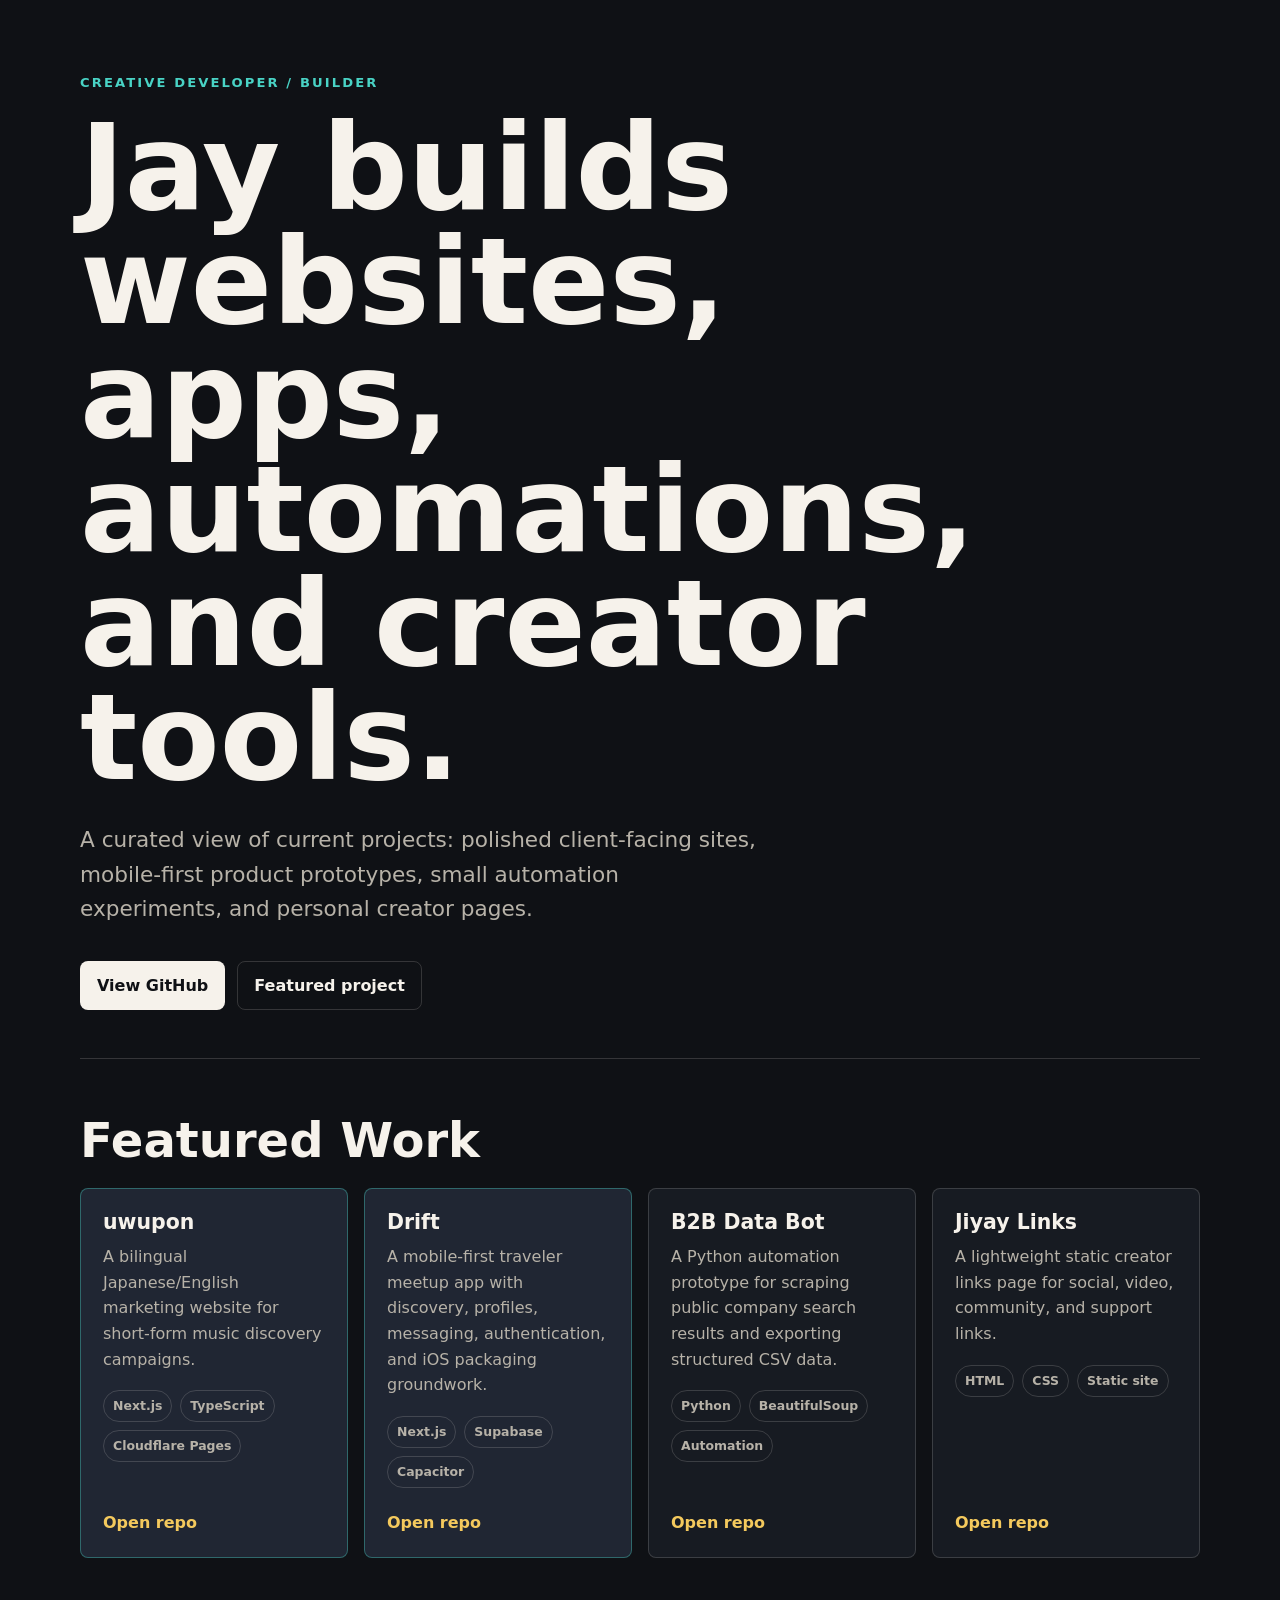
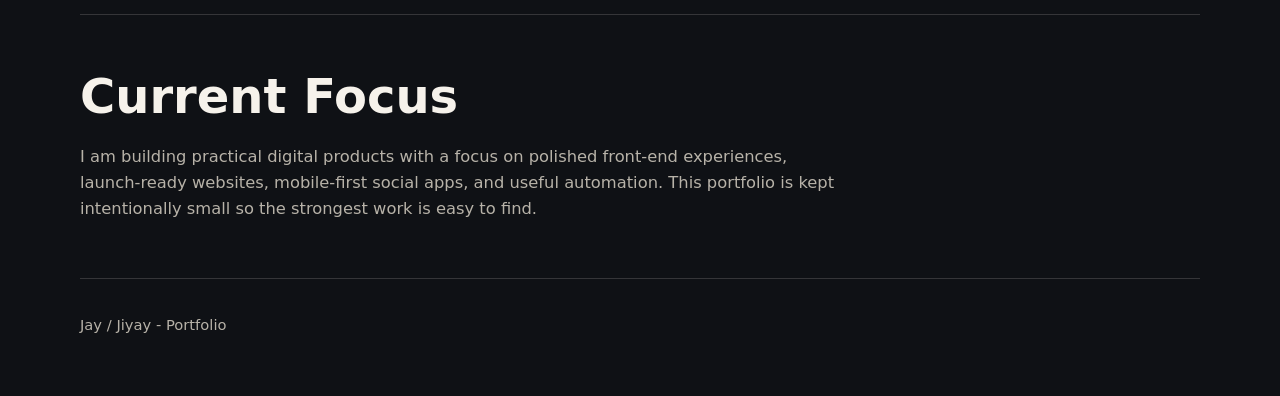
<file: index.html>
<!DOCTYPE html>
<html lang="en">
<head>
  <meta charset="UTF-8" />
  <meta name="viewport" content="width=device-width, initial-scale=1.0" />
  <title>Jay / Jiyay - Creative Developer Portfolio</title>
  <meta name="description" content="Portfolio for Jay / Jiyay: websites, apps, automation prototypes, and creator projects." />
  <style>
    :root {
      --bg: #0f1115;
      --panel: #171b22;
      --panel-soft: #202633;
      --text: #f6f2eb;
      --muted: #b7b2a8;
      --line: rgba(246, 242, 235, 0.16);
      --accent: #49d3c5;
      --accent-2: #f4c95d;
    }

    * {
      box-sizing: border-box;
    }

    body {
      margin: 0;
      font-family: Inter, ui-sans-serif, system-ui, -apple-system, BlinkMacSystemFont, "Segoe UI", sans-serif;
      background: var(--bg);
      color: var(--text);
      line-height: 1.6;
    }

    a {
      color: inherit;
    }

    header,
    section,
    footer {
      width: min(1120px, calc(100% - 40px));
      margin: 0 auto;
    }

    header {
      min-height: 74vh;
      display: grid;
      align-content: center;
      padding: 72px 0 48px;
      border-bottom: 1px solid var(--line);
    }

    .eyebrow {
      margin: 0 0 18px;
      color: var(--accent);
      font-size: 0.82rem;
      font-weight: 800;
      letter-spacing: 0.16em;
      text-transform: uppercase;
    }

    h1 {
      max-width: 850px;
      margin: 0;
      font-size: clamp(3.2rem, 10vw, 7.5rem);
      line-height: 0.95;
      letter-spacing: 0;
    }

    .intro {
      max-width: 680px;
      margin: 28px 0 0;
      color: var(--muted);
      font-size: clamp(1.05rem, 2.3vw, 1.35rem);
    }

    .actions {
      display: flex;
      flex-wrap: wrap;
      gap: 12px;
      margin-top: 34px;
    }

    .button {
      display: inline-flex;
      align-items: center;
      min-height: 46px;
      padding: 11px 16px;
      border: 1px solid var(--line);
      border-radius: 8px;
      text-decoration: none;
      font-weight: 800;
      background: var(--text);
      color: var(--bg);
    }

    .button.secondary {
      background: transparent;
      color: var(--text);
    }

    section {
      padding: 56px 0;
      border-bottom: 1px solid var(--line);
    }

    h2 {
      margin: 0 0 22px;
      font-size: clamp(1.8rem, 4vw, 3rem);
      line-height: 1.05;
      letter-spacing: 0;
    }

    .grid {
      display: grid;
      grid-template-columns: repeat(auto-fit, minmax(260px, 1fr));
      gap: 16px;
    }

    .card {
      min-height: 260px;
      display: flex;
      flex-direction: column;
      justify-content: space-between;
      gap: 22px;
      padding: 22px;
      border: 1px solid var(--line);
      border-radius: 8px;
      background: var(--panel);
    }

    .card.featured {
      background: var(--panel-soft);
      border-color: rgba(73, 211, 197, 0.38);
    }

    .card h3 {
      margin: 0 0 10px;
      font-size: 1.28rem;
      line-height: 1.15;
    }

    .card p {
      margin: 0;
      color: var(--muted);
    }

    .meta {
      display: flex;
      flex-wrap: wrap;
      gap: 8px;
      margin-top: 18px;
    }

    .tag {
      border: 1px solid var(--line);
      border-radius: 999px;
      padding: 5px 9px;
      color: var(--muted);
      font-size: 0.78rem;
      font-weight: 700;
    }

    .card a {
      text-decoration: none;
      color: var(--accent-2);
      font-weight: 800;
    }

    .note {
      max-width: 760px;
      margin: 0;
      color: var(--muted);
      font-size: 1.02rem;
    }

    footer {
      padding: 34px 0 60px;
      color: var(--muted);
      font-size: 0.92rem;
    }
  </style>
</head>
<body>
  <header>
    <p class="eyebrow">Creative developer / builder</p>
    <h1>Jay builds websites, apps, automations, and creator tools.</h1>
    <p class="intro">A curated view of current projects: polished client-facing sites, mobile-first product prototypes, small automation experiments, and personal creator pages.</p>
    <div class="actions">
      <a class="button" href="https://github.com/sabochico">View GitHub</a>
      <a class="button secondary" href="https://github.com/sabochico/uwupon">Featured project</a>
    </div>
  </header>

  <section id="projects">
    <h2>Featured Work</h2>
    <div class="grid">
      <article class="card featured">
        <div>
          <h3>uwupon</h3>
          <p>A bilingual Japanese/English marketing website for short-form music discovery campaigns.</p>
          <div class="meta">
            <span class="tag">Next.js</span>
            <span class="tag">TypeScript</span>
            <span class="tag">Cloudflare Pages</span>
          </div>
        </div>
        <a href="https://github.com/sabochico/uwupon">Open repo</a>
      </article>

      <article class="card featured">
        <div>
          <h3>Drift</h3>
          <p>A mobile-first traveler meetup app with discovery, profiles, messaging, authentication, and iOS packaging groundwork.</p>
          <div class="meta">
            <span class="tag">Next.js</span>
            <span class="tag">Supabase</span>
            <span class="tag">Capacitor</span>
          </div>
        </div>
        <a href="https://github.com/sabochico/v0-traveler-meetup-app">Open repo</a>
      </article>

      <article class="card">
        <div>
          <h3>B2B Data Bot</h3>
          <p>A Python automation prototype for scraping public company search results and exporting structured CSV data.</p>
          <div class="meta">
            <span class="tag">Python</span>
            <span class="tag">BeautifulSoup</span>
            <span class="tag">Automation</span>
          </div>
        </div>
        <a href="https://github.com/sabochico/b2b-data-bot">Open repo</a>
      </article>

      <article class="card">
        <div>
          <h3>Jiyay Links</h3>
          <p>A lightweight static creator links page for social, video, community, and support links.</p>
          <div class="meta">
            <span class="tag">HTML</span>
            <span class="tag">CSS</span>
            <span class="tag">Static site</span>
          </div>
        </div>
        <a href="https://github.com/sabochico/linktree">Open repo</a>
      </article>
    </div>
  </section>

  <section id="focus">
    <h2>Current Focus</h2>
    <p class="note">I am building practical digital products with a focus on polished front-end experiences, launch-ready websites, mobile-first social apps, and useful automation. This portfolio is kept intentionally small so the strongest work is easy to find.</p>
  </section>

  <footer>
    <span>Jay / Jiyay - Portfolio</span>
  </footer>
</body>
</html>
</file>
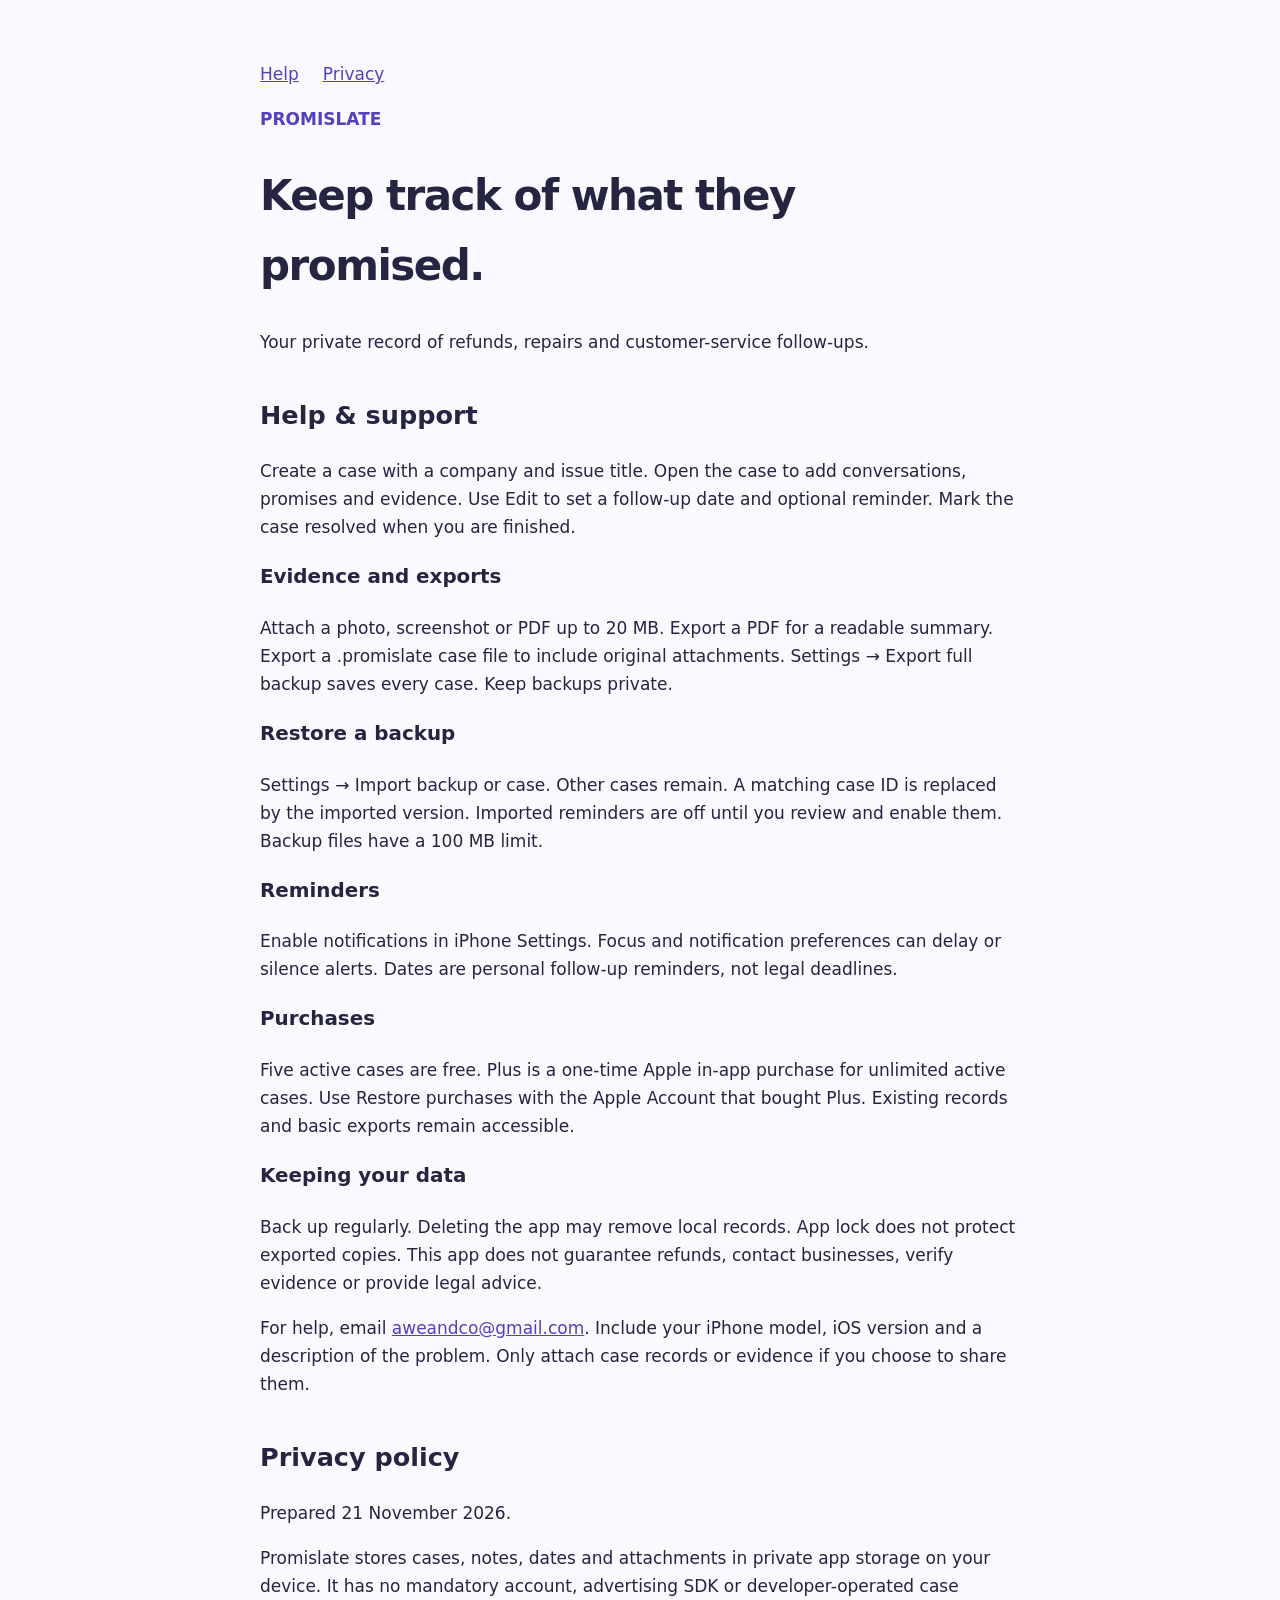
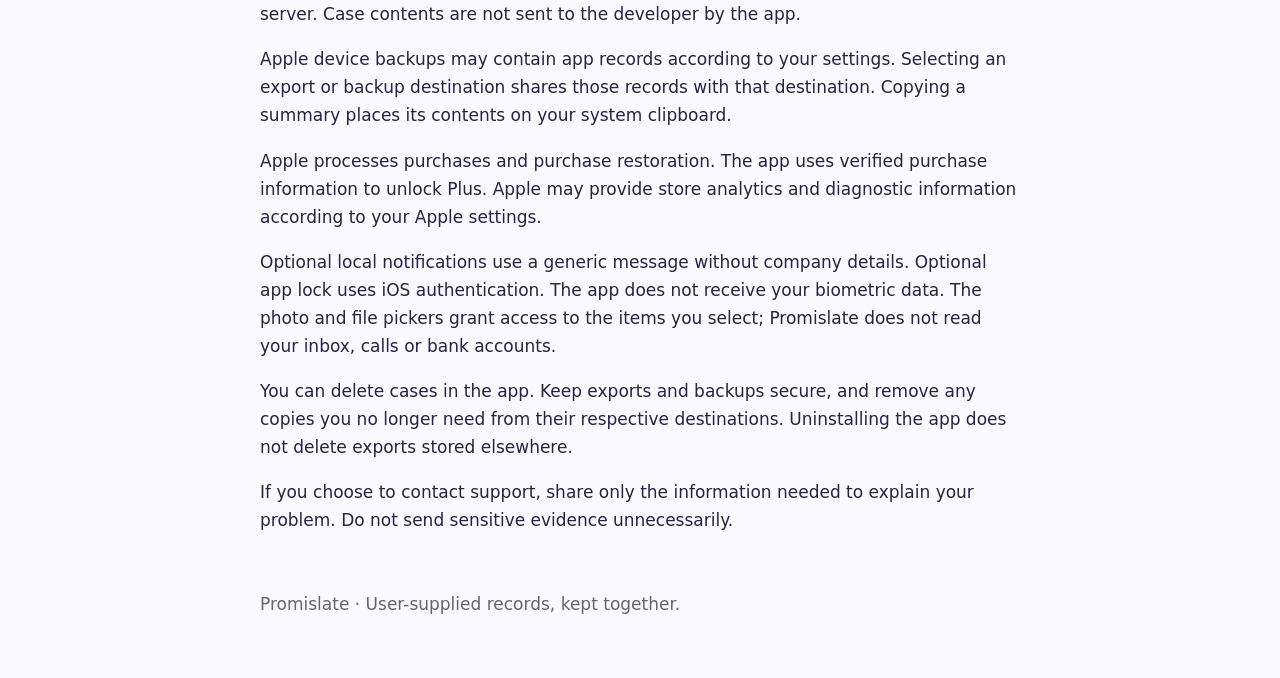
<file: promislate/index.html>
<!doctype html>
<html lang="en"><meta charset="utf-8"><meta name="viewport" content="width=device-width,initial-scale=1"><title>Promislate — Help & privacy</title>
<style>body{font:17px/1.65 system-ui,sans-serif;color:#252441;background:#faf9ff;max-width:760px;margin:60px auto;padding:0 24px}h1{font-size:42px;letter-spacing:-1.5px}h2{margin-top:38px}a{color:#5142bb}nav{display:flex;gap:24px}.tag{color:#5142bb;font-weight:650}footer{margin-top:56px;color:#666}</style>
<nav><a href="#support">Help</a><a href="#privacy">Privacy</a></nav>
<p class="tag">PROMISLATE</p><h1>Keep track of what they promised.</h1>
<p>Your private record of refunds, repairs and customer-service follow-ups.</p>
<section id="support"><h2>Help & support</h2>
<p>Create a case with a company and issue title. Open the case to add conversations, promises and evidence. Use Edit to set a follow-up date and optional reminder. Mark the case resolved when you are finished.</p>
<h3>Evidence and exports</h3><p>Attach a photo, screenshot or PDF up to 20 MB. Export a PDF for a readable summary. Export a .promislate case file to include original attachments. Settings → Export full backup saves every case. Keep backups private.</p>
<h3>Restore a backup</h3><p>Settings → Import backup or case. Other cases remain. A matching case ID is replaced by the imported version. Imported reminders are off until you review and enable them. Backup files have a 100 MB limit.</p>
<h3>Reminders</h3><p>Enable notifications in iPhone Settings. Focus and notification preferences can delay or silence alerts. Dates are personal follow-up reminders, not legal deadlines.</p>
<h3>Purchases</h3><p>Five active cases are free. Plus is a one-time Apple in-app purchase for unlimited active cases. Use Restore purchases with the Apple Account that bought Plus. Existing records and basic exports remain accessible.</p>
<h3>Keeping your data</h3><p>Back up regularly. Deleting the app may remove local records. App lock does not protect exported copies. This app does not guarantee refunds, contact businesses, verify evidence or provide legal advice.</p>
<p>For help, email <a href="mailto:aweandco@gmail.com">aweandco@gmail.com</a>. Include your iPhone model, iOS version and a description of the problem. Only attach case records or evidence if you choose to share them.</p></section>
<section id="privacy"><h2>Privacy policy</h2><p>Prepared 21 November 2026.</p>
<p>Promislate stores cases, notes, dates and attachments in private app storage on your device. It has no mandatory account, advertising SDK or developer-operated case server. Case contents are not sent to the developer by the app.</p>
<p>Apple device backups may contain app records according to your settings. Selecting an export or backup destination shares those records with that destination. Copying a summary places its contents on your system clipboard.</p>
<p>Apple processes purchases and purchase restoration. The app uses verified purchase information to unlock Plus. Apple may provide store analytics and diagnostic information according to your Apple settings.</p>
<p>Optional local notifications use a generic message without company details. Optional app lock uses iOS authentication. The app does not receive your biometric data. The photo and file pickers grant access to the items you select; Promislate does not read your inbox, calls or bank accounts.</p>
<p>You can delete cases in the app. Keep exports and backups secure, and remove any copies you no longer need from their respective destinations. Uninstalling the app does not delete exports stored elsewhere.</p>
<p>If you choose to contact support, share only the information needed to explain your problem. Do not send sensitive evidence unnecessarily.</p></section>
<footer>Promislate · User-supplied records, kept together.</footer></html>
</file>
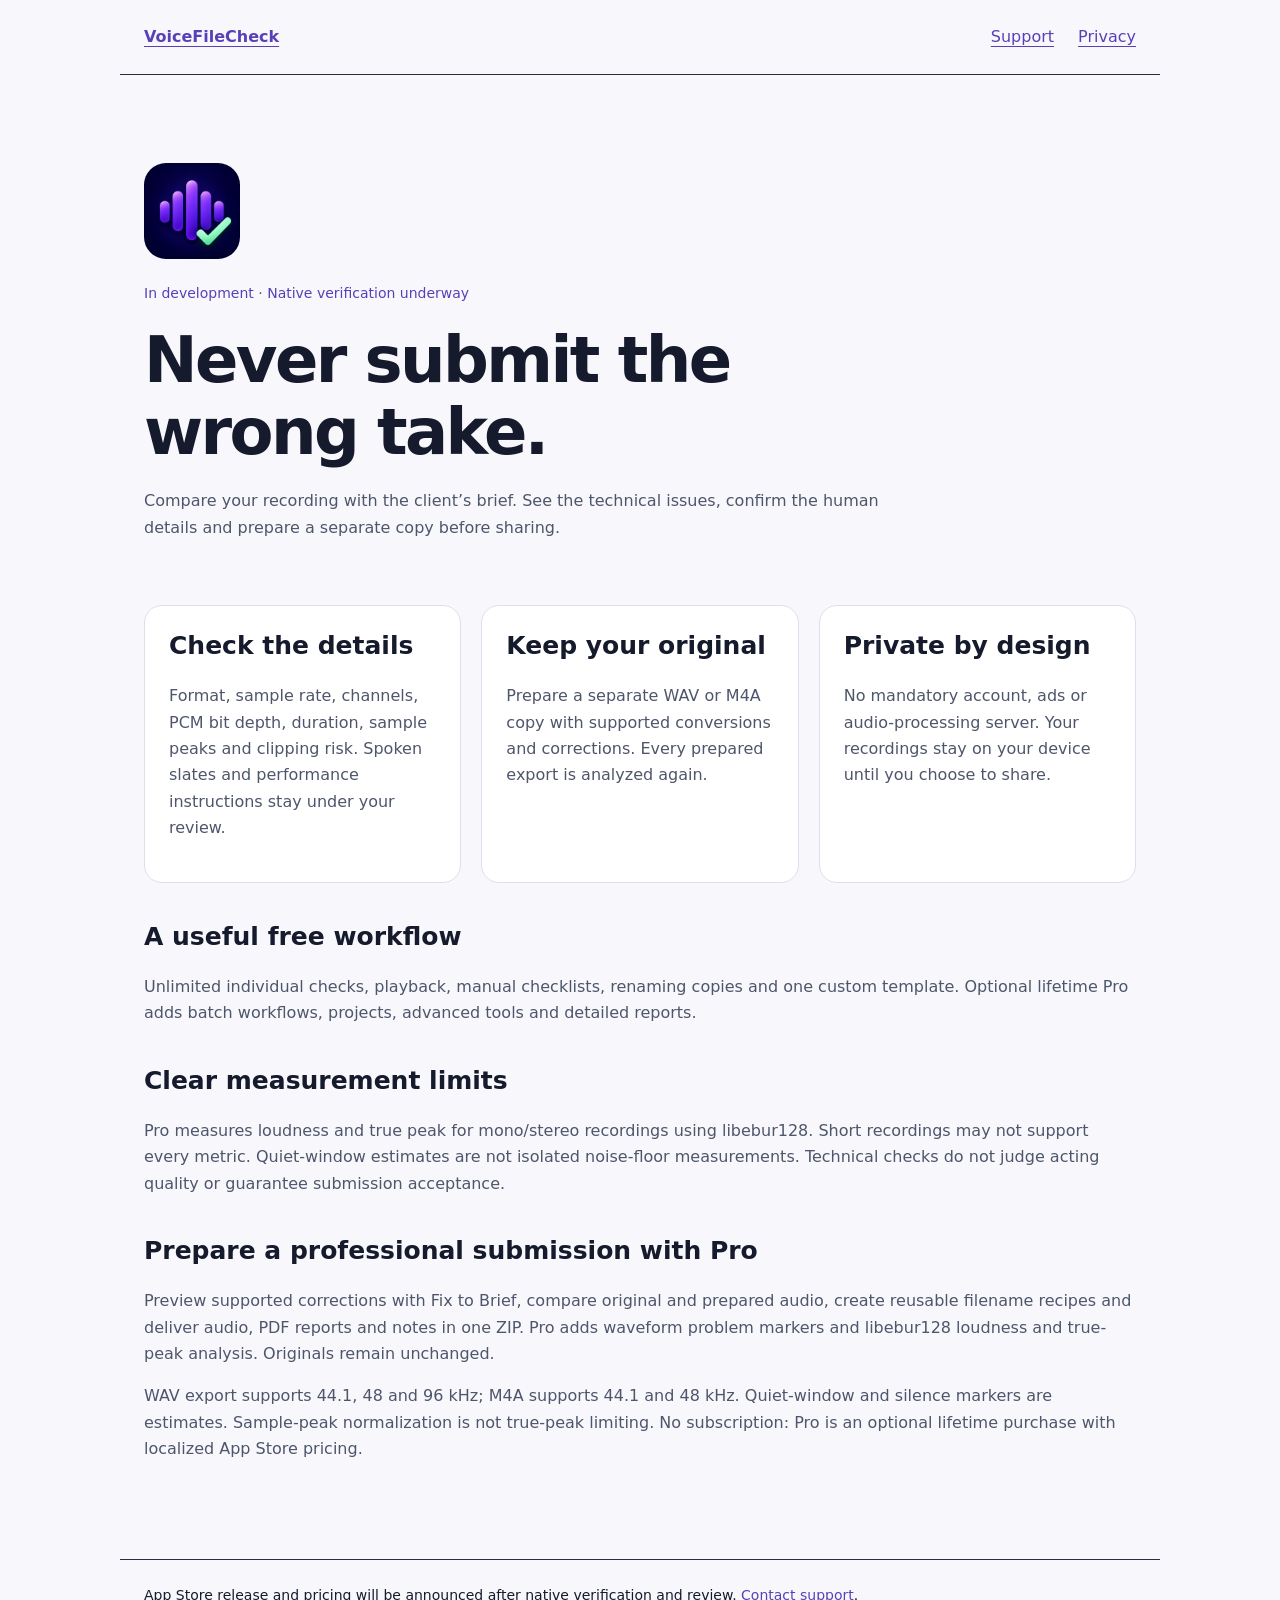
<file: voicefilecheck/index.html>
<!doctype html><html lang="en"><head><meta charset="utf-8"><meta name="viewport" content="width=device-width,initial-scale=1"><title>VoiceFileCheck — Audio audition checks</title><meta name="description" content="Local audio checks, client requirements and non-destructive recording preparation for voice artists."><link rel="stylesheet" href="styles.css"></head><body><nav><a href="index.html">VoiceFileCheck</a><a href="support.html">Support</a><a href="privacy.html">Privacy</a></nav><main><header><img src="icon.png" alt="Violet waveform with mint checkmark"><p class="status">In development · Native verification underway</p><h1>Never submit the wrong take.</h1><p>Compare your recording with the client’s brief. See the technical issues, confirm the human details and prepare a separate copy before sharing.</p></header><div class="grid"><article><h2>Check the details</h2><p>Format, sample rate, channels, PCM bit depth, duration, sample peaks and clipping risk. Spoken slates and performance instructions stay under your review.</p></article><article><h2>Keep your original</h2><p>Prepare a separate WAV or M4A copy with supported conversions and corrections. Every prepared export is analyzed again.</p></article><article><h2>Private by design</h2><p>No mandatory account, ads or audio-processing server. Your recordings stay on your device until you choose to share.</p></article></div><h2>A useful free workflow</h2><p>Unlimited individual checks, playback, manual checklists, renaming copies and one custom template. Optional lifetime Pro adds batch workflows, projects, advanced tools and detailed reports.</p><h2>Clear measurement limits</h2><p>Pro measures loudness and true peak for mono/stereo recordings using libebur128. Short recordings may not support every metric. Quiet-window estimates are not isolated noise-floor measurements. Technical checks do not judge acting quality or guarantee submission acceptance.</p><section><h2>Prepare a professional submission with Pro</h2><p>Preview supported corrections with Fix to Brief, compare original and prepared audio, create reusable filename recipes and deliver audio, PDF reports and notes in one ZIP. Pro adds waveform problem markers and libebur128 loudness and true-peak analysis. Originals remain unchanged.</p><p>WAV export supports 44.1, 48 and 96 kHz; M4A supports 44.1 and 48 kHz. Quiet-window and silence markers are estimates. Sample-peak normalization is not true-peak limiting. No subscription: Pro is an optional lifetime purchase with localized App Store pricing.</p></section></main><footer>App Store release and pricing will be announced after native verification and review. <a href="support.html">Contact support</a>.</footer></body></html>
</file>
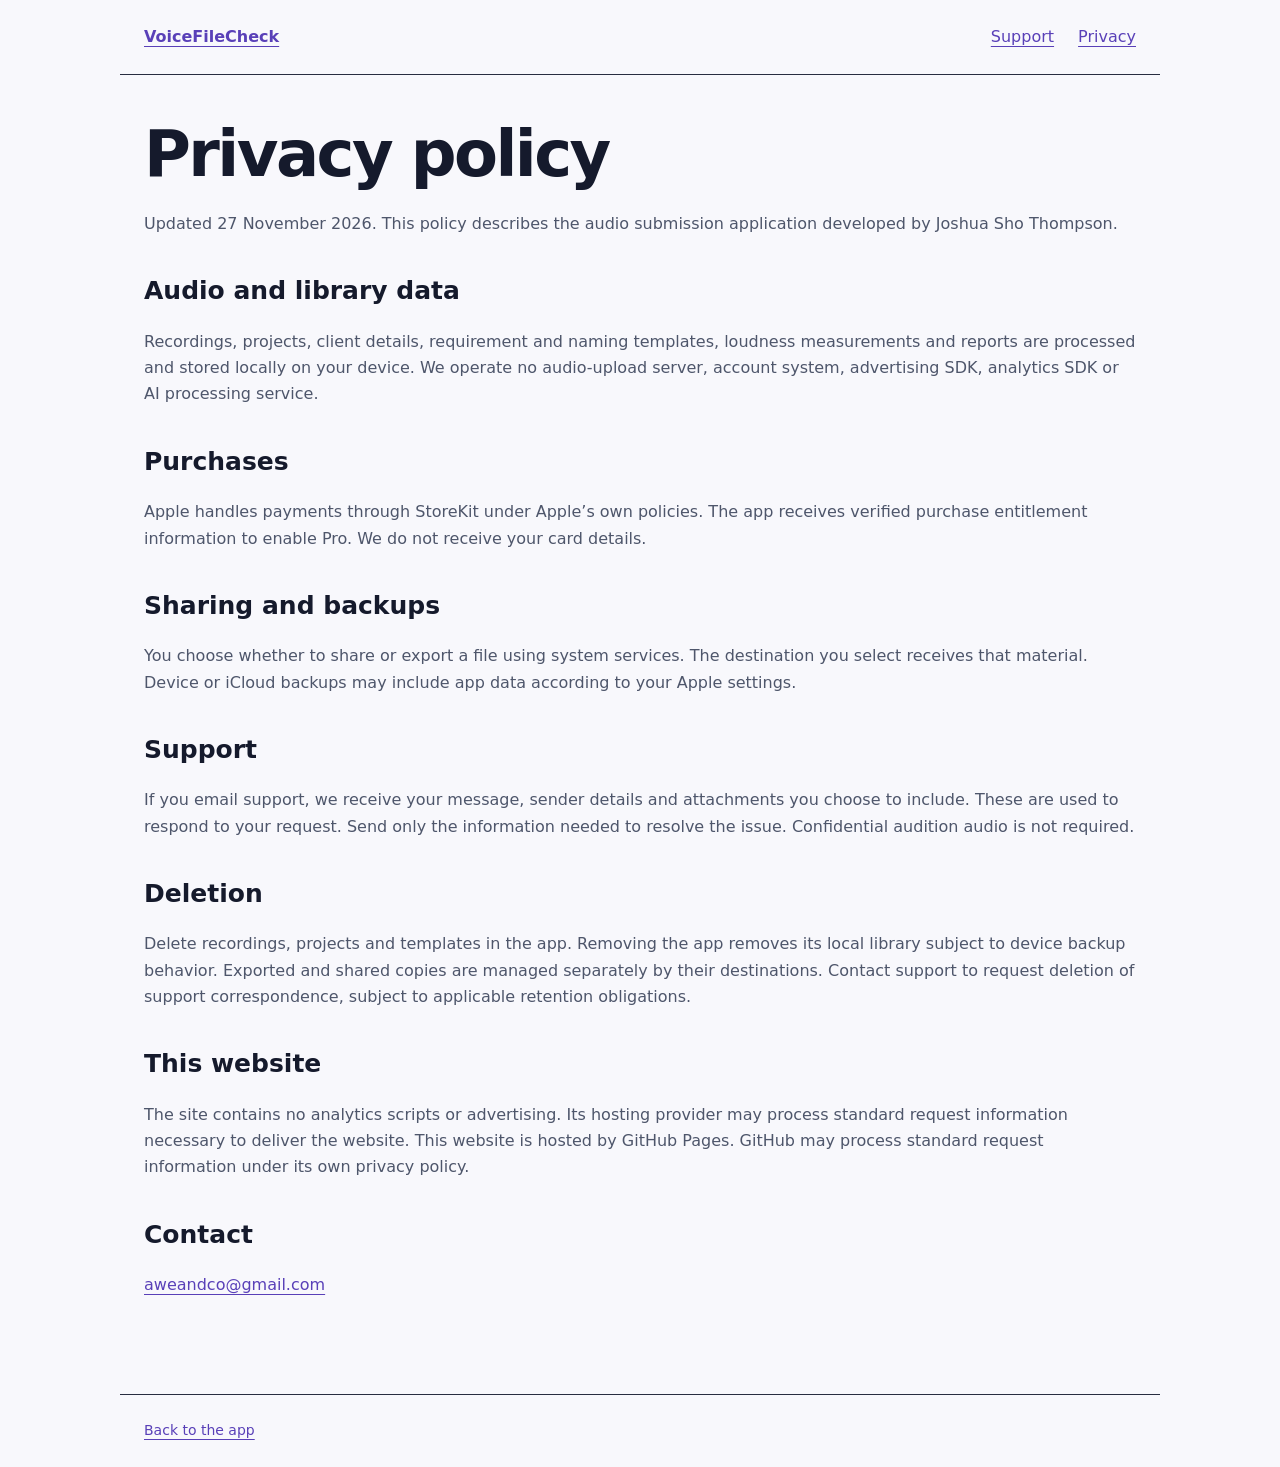
<file: voicefilecheck/privacy.html>
<!doctype html><html lang="en"><head><meta charset="utf-8"><meta name="viewport" content="width=device-width,initial-scale=1"><title>Privacy — VoiceFileCheck</title><link rel="stylesheet" href="styles.css"></head><body><nav><a href="index.html">VoiceFileCheck</a><a href="support.html">Support</a><a href="privacy.html" aria-current="page">Privacy</a></nav><main><h1>Privacy policy</h1><p>Updated 27 November 2026. This policy describes the audio submission application developed by Joshua Sho Thompson.</p><h2>Audio and library data</h2><p>Recordings, projects, client details, requirement and naming templates, loudness measurements and reports are processed and stored locally on your device. We operate no audio-upload server, account system, advertising SDK, analytics SDK or AI processing service.</p><h2>Purchases</h2><p>Apple handles payments through StoreKit under Apple’s own policies. The app receives verified purchase entitlement information to enable Pro. We do not receive your card details.</p><h2>Sharing and backups</h2><p>You choose whether to share or export a file using system services. The destination you select receives that material. Device or iCloud backups may include app data according to your Apple settings.</p><h2>Support</h2><p>If you email support, we receive your message, sender details and attachments you choose to include. These are used to respond to your request. Send only the information needed to resolve the issue. Confidential audition audio is not required.</p><h2>Deletion</h2><p>Delete recordings, projects and templates in the app. Removing the app removes its local library subject to device backup behavior. Exported and shared copies are managed separately by their destinations. Contact support to request deletion of support correspondence, subject to applicable retention obligations.</p><h2>This website</h2><p>The site contains no analytics scripts or advertising. Its hosting provider may process standard request information necessary to deliver the website. This website is hosted by GitHub Pages. GitHub may process standard request information under its own privacy policy.</p><h2>Contact</h2><p><a href="mailto:aweandco@gmail.com">aweandco@gmail.com</a></p></main><footer><a href="index.html">Back to the app</a></footer></body></html>
</file>
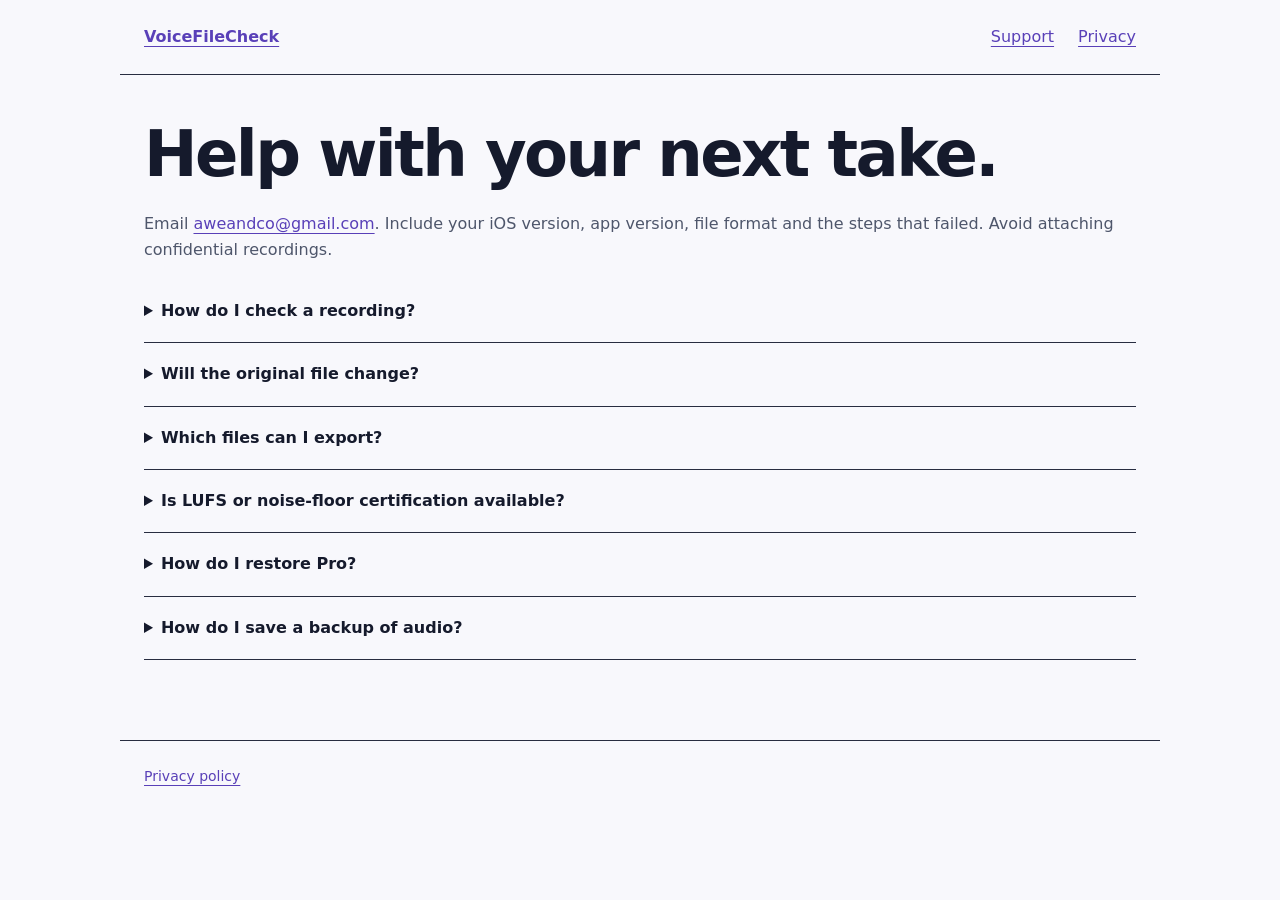
<file: voicefilecheck/support.html>
<!doctype html><html lang="en"><head><meta charset="utf-8"><meta name="viewport" content="width=device-width,initial-scale=1"><title>Support — VoiceFileCheck</title><link rel="stylesheet" href="styles.css"></head><body><nav><a href="index.html">VoiceFileCheck</a><a href="support.html" aria-current="page">Support</a><a href="privacy.html">Privacy</a></nav><main><h1>Help with your next take.</h1><p>Email <a href="mailto:aweandco@gmail.com?subject=Audio%20checker%20support">aweandco@gmail.com</a>. Include your iOS version, app version, file format and the steps that failed. Avoid attaching confidential recordings.</p><details><summary>How do I check a recording?</summary><p>Import from Files, open the recording and enter the client’s requirements. Read the results, listen to the audio and confirm any manual requirements.</p></details><details><summary>Will the original file change?</summary><p>The app imports a separate copy and creates a new file for renaming or processing. Exported audio is analyzed again before sharing.</p></details><details><summary>Which files can I export?</summary><p>Mono/stereo WAV at 16/24-bit, or M4A AAC, using 44.1/48 kHz for M4A and 44.1/48/96 kHz for WAV. MP3 import is supported by iOS; MP3 export is unavailable.</p></details><details><summary>Is LUFS or noise-floor certification available?</summary><p>Pro measures integrated LUFS, maximum momentary and short-term loudness, true peak and loudness range using libebur128. Mono/stereo is supported; short clips may not support every measurement. Quiet-window estimates are affected by content and are not isolated room noise. Sample-peak normalization does not perform true-peak limiting.</p></details><details><summary>How do I restore Pro?</summary><p>Open Settings → Restore Purchases using the Apple Account that purchased Pro. Cancellation and pending purchases do not unlock Pro. Verified StoreKit entitlements provide access offline when available on the device.</p></details><details><summary>How do I save a backup of audio?</summary><p>Open a recording, choose Share recording and select Save to Files. Keep important files outside the app before deleting the app.</p></details></main><footer><a href="privacy.html">Privacy policy</a></footer></body></html>
</file>
<file: voicefilecheck/styles.css>
:root{font-family:system-ui,-apple-system,BlinkMacSystemFont,'Segoe UI',sans-serif;color:#e9eaf5;background:#0c101c;color-scheme:dark;line-height:1.65}*{box-sizing:border-box}body{margin:0}main,nav,footer{max-width:1040px;margin:auto;padding:24px}nav{display:flex;gap:24px;align-items:center;border-bottom:1px solid #282d40}nav a:first-child{margin-right:auto;font-weight:700}a{color:#b8a9ff;text-underline-offset:4px}header{padding:64px 0 48px;max-width:760px}h1{font-size:clamp(36px,6vw,64px);line-height:1.12;letter-spacing:-.04em;margin:20px 0}h2{font-size:25px;line-height:1.3;margin-top:38px}p{color:#c1c5d7}header img{width:96px;height:96px;border-radius:22px}.grid{display:grid;grid-template-columns:repeat(auto-fit,minmax(240px,1fr));gap:20px}article{padding:24px;border:1px solid #2b3044;border-radius:18px;background:#141a29}article h2{margin-top:0}footer{border-top:1px solid #282d40;margin-top:56px;font-size:14px}details{border-bottom:1px solid #282d40;padding:18px 0}summary{cursor:pointer;font-weight:600}.status{color:#c4b7ff;font-size:14px}button,a{touch-action:manipulation}:focus-visible{outline:3px solid #b8a9ff;outline-offset:5px}@media(prefers-color-scheme:light){:root{color:#151a2c;background:#f8f8fc;color-scheme:light}p{color:#4e566b}article{background:#fff;border-color:#dde0ec}a{color:#5940b8}.status{color:#5940b8}}
</file>
